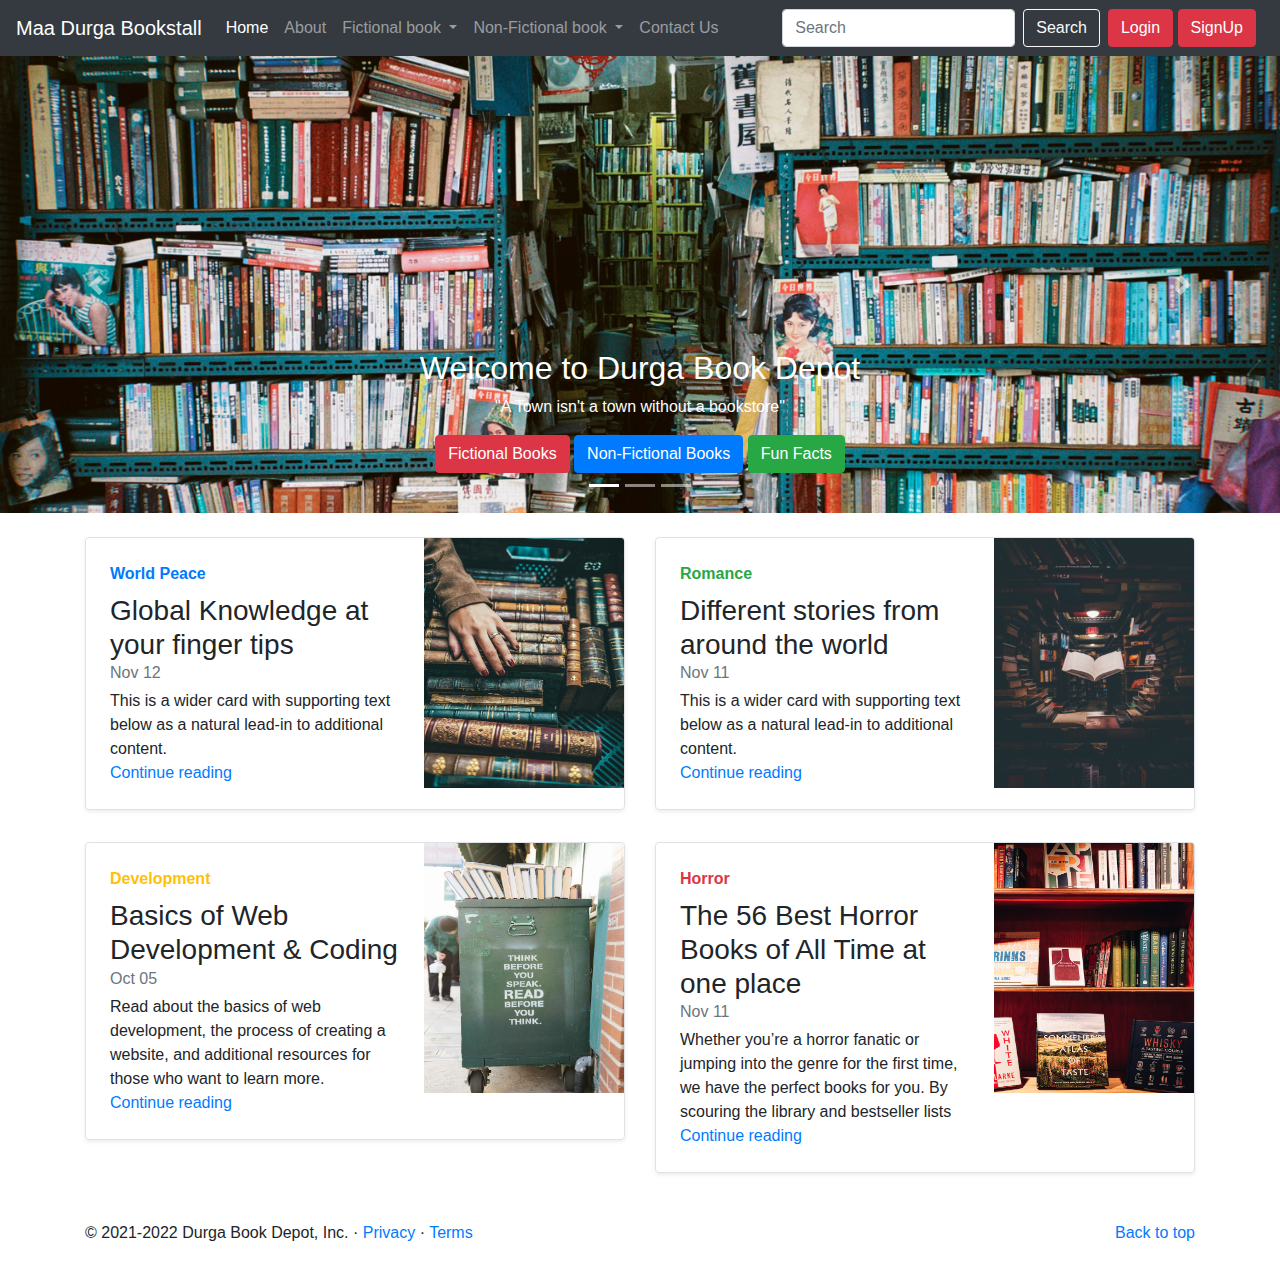
<file: index.html>
<!doctype html>
<html lang="en">

<head>
  <!-- Required meta tags -->
  <meta charset="utf-8">
  <meta name="viewport" content="width=device-width, initial-scale=1, shrink-to-fit=no">
  <meta name="description" content="Welcome to iCoder. A blog for coding enthusiasts">

  <!-- Bootstrap CSS -->
  <link rel="stylesheet" href="https://stackpath.bootstrapcdn.com/bootstrap/4.4.1/css/bootstrap.min.css"
    integrity="sha384-Vkoo8x4CGsO3+Hhxv8T/Q5PaXtkKtu6ug5TOeNV6gBiFeWPGFN9MuhOf23Q9Ifjh" crossorigin="anonymous">

  <title>Maa Durga Bookstall - Heaven for Readers</title>
</head>

<body>
  <nav class="navbar navbar-expand-lg navbar-dark bg-dark">
    <a class="navbar-brand" href="#">Maa Durga Bookstall</a>
    <button class="navbar-toggler" type="button" data-toggle="collapse" data-target="#navbarSupportedContent"
      aria-controls="navbarSupportedContent" aria-expanded="false" aria-label="Toggle navigation">
      <span class="navbar-toggler-icon"></span>
    </button>

    <div class="collapse navbar-collapse" id="navbarSupportedContent">
      <ul class="navbar-nav mr-auto">
        <li class="nav-item active">
          <a class="nav-link" href="/MaaDurgaBookstall/index.html">Home <span class="sr-only">(current)</span></a>
        </li>
        <li class="nav-item">
          <a class="nav-link" href="/MaaDurgaBookstall/about.html">About</a>
        </li>

        <li class="nav-item dropdown">
          <a class="nav-link dropdown-toggle" href="#" id="navbarDropdown" role="button" data-toggle="dropdown"
            aria-haspopup="true" aria-expanded="false">
            Fictional book
          </a>
          <div class="dropdown-menu" aria-labelledby="navbarDropdown">
            <a class="dropdown-item" href="#">Fantasy</a>
            <a class="dropdown-item" href="#">Adventure</a>
            <a class="dropdown-item" href="#">Romance</a>
            <a class="dropdown-item" href="#">Mystery</a>
            <a class="dropdown-item" href="#">Horror</a>
            <a class="dropdown-item" href="#">Thriller</a>
            <a class="dropdown-item" href="#">Science Fiction</a>
            <a class="dropdown-item" href="#">Children’s</a>
            <div class="dropdown-divider"></div>
            <a class="dropdown-item" href="#">Write for us</a>
          </div>
        </li>
        <li class="nav-item dropdown">
          <a class="nav-link dropdown-toggle" href="#" id="navbarDropdown" role="button" data-toggle="dropdown"
            aria-haspopup="true" aria-expanded="false">
            Non-Fictional book
          </a>
          <div class="dropdown-menu" aria-labelledby="navbarDropdown">
            <a class="dropdown-item" href="#">Cookbook</a>
            <a class="dropdown-item" href="#">Art</a>
            <a class="dropdown-item" href="#">Self-help</a>
            <a class="dropdown-item" href="#">Development</a>
            <a class="dropdown-item" href="#">Motivational</a>
            <a class="dropdown-item" href="#">Health</a>
            <a class="dropdown-item" href="#">History</a>
            <a class="dropdown-item" href="#">Travel</a>
            <a class="dropdown-item" href="#">Families & Relationships</a>
            <a class="dropdown-item" href="#">Humor</a>
            <div class="dropdown-divider"></div>
            <a class="dropdown-item" href="#">Write for us</a>
          </div>
        </li>
        <li class="nav-item">
          <a class="nav-link" href="/MaaDurgaBookstall/contact.html">Contact Us</a>
        </li>


      </ul>
      <form class="form-inline my-2 my-lg-0">
        <input class="form-control mr-sm-2" type="search" placeholder="Search" aria-label="Search">
        <button class="btn btn-outline-light my-2 my-sm-0" type="submit">Search</button>
      </form>
      <div class="mx-2">
        <button class="btn btn-danger" data-toggle="modal" data-target="#loginModal">Login</button>
        <button class="btn btn-danger" data-toggle="modal" data-target="#signupModal">SignUp</button>
      </div>
    </div>
  </nav>



  <!-- Login Modal -->
  <div class="modal fade" id="loginModal" tabindex="-1" role="dialog" aria-labelledby="loginModalLabel"
    aria-hidden="true">
    <div class="modal-dialog" role="document">
      <div class="modal-content">
        <div class="modal-header">
          <h5 class="modal-title" id="exampleModalLabel">Login to Durga Shop</h5>
          <button type="button" class="close" data-dismiss="modal" aria-label="Close">
            <span aria-hidden="true">&times;</span>
          </button>
        </div>
        <div class="modal-body">
          <form>
            <div class="form-group">
              <label for="exampleInputEmail1">Email address</label>
              <input type="email" class="form-control" id="exampleInputEmail1" aria-describedby="emailHelp">
              <small id="emailHelp" class="form-text text-muted">We'll never share your email with anyone else.</small>
            </div>
            <div class="form-group">
              <label for="exampleInputPassword1">Password</label>
              <input type="password" class="form-control" id="exampleInputPassword1">
            </div>
            <div class="form-group form-check">
              <input type="checkbox" class="form-check-input" id="exampleCheck1">
              <label class="form-check-label" for="exampleCheck1">Check me out</label>
            </div>
            <button type="submit" class="btn btn-primary">Login</button>
          </form>
        </div>
        <div class="modal-footer">
          <button type="button" class="btn btn-secondary" data-dismiss="modal">Close</button>
        </div>
      </div>
    </div>
  </div>


  <!-- Sign Up Modal -->
  <div class="modal fade" id="signupModal" tabindex="-1" role="dialog" aria-labelledby="signupModalLabel"
    aria-hidden="true">
    <div class="modal-dialog" role="document">
      <div class="modal-content">
        <div class="modal-header">
          <h5 class="modal-title" id="exampleModalLabel">Get an Durga Shop Account</h5>
          <button type="button" class="close" data-dismiss="modal" aria-label="Close">
            <span aria-hidden="true">&times;</span>
          </button>
        </div>
        <div class="modal-body">
          <form>
            <div class="form-group">
              <label for="exampleInputEmail1">Email address</label>
              <input type="email" class="form-control" id="exampleInputEmail1" aria-describedby="emailHelp">
              <small id="emailHelp" class="form-text text-muted">We'll never share your email with anyone else.</small>
            </div>
            <div class="form-group">
              <label for="exampleInputPassword1">Password</label>
              <input type="password" class="form-control" id="exampleInputPassword1">
            </div>
            <div class="form-group">
              <label for="cexampleInputPassword1">Confirm Password</label>
              <input type="password" class="form-control" id="cexampleInputPassword1">
            </div>

            <button type="submit" class="btn btn-primary">Creat Account</button>
          </form>
        </div>
        <div class="modal-footer">
          <button type="button" class="btn btn-secondary" data-dismiss="modal">Close</button>
        </div>
      </div>
    </div>
  </div>

  <div id="carouselExampleCaptions" class="carousel slide carousel-fade" data-ride="carousel">
    <ol class="carousel-indicators">
      <li data-target="#carouselExampleCaptions" data-slide-to="0" class="active"></li>
      <li data-target="#carouselExampleCaptions" data-slide-to="1"></li>
      <li data-target="#carouselExampleCaptions" data-slide-to="2"></li>
    </ol>
    <div class="carousel-inner">
      <div class="carousel-item active">
        <img src="img/11.jpg" class="d-block w-100" alt="...">
        <div class="carousel-caption d-none d-md-block">
          <h2>Welcome to Durga Book Depot</h2>
          <p>"A Town isn't a town without a bookstore"</p>
          <button class="btn btn-danger">Fictional Books</button>
          <button class="btn btn-primary">Non-Fictional Books</button>
          <button class="btn btn-success">Fun Facts</button>
        </div>
      </div>
      <div class="carousel-item">
        <img src="img/22.jpg" class="d-block w-100" alt="...">
        <div class="carousel-caption d-none d-md-block">
          <h2>The Best Books to Increase Intelligence</h2>
          <p>“Bookshops are places of endless entertainment and renewal - what’s not to love?”</p>
          <button class="btn btn-danger">Fictional Books</button>
          <button class="btn btn-primary">Non-Fictional Books</button>
          <button class="btn btn-success">Fun Facts</button>
        </div>
      </div>
      <div class="carousel-item">
        <img src="img/33.jpg" class="d-block w-100" alt="...">
        <div class="carousel-caption d-none d-md-block">
          <h2>Best Fantasy mystery series books</h2>
          <p>“A trip to the bookshop is the ultimate exercise in empathy. Within it you will find endless opportunities
            to see and understand the world from someone else’s point of view.”</p>
          <button class="btn btn-danger">Fictional Books</button>
          <button class="btn btn-primary">Non-Fictional Books</button>
          <button class="btn btn-success">Fun Facts</button>
        </div>
      </div>
    </div>
    <a class="carousel-control-prev" href="#carouselExampleCaptions" role="button" data-slide="prev">
      <span class="carousel-control-prev-icon" aria-hidden="true"></span>
      <span class="sr-only">Previous</span>
    </a>
    <a class="carousel-control-next" href="#carouselExampleCaptions" role="button" data-slide="next">
      <span class="carousel-control-next-icon" aria-hidden="true"></span>
      <span class="sr-only">Next</span>
    </a>
  </div>

  <div class="container my-4">
    <div class="row mb-2">
      <div class="col-md-6">
        <div
          class="row no-gutters border rounded overflow-hidden flex-md-row mb-4 shadow-sm h-md-250 position-relative">
          <div class="col p-4 d-flex flex-column position-static">
            <strong class="d-inline-block mb-2 text-primary">World Peace</strong>
            <h3 class="mb-0">Global Knowledge at your finger tips</h3>
            <div class="mb-1 text-muted">Nov 12</div>
            <p class="card-text mb-auto">This is a wider card with supporting text below as a natural lead-in to
              additional content.</p>
            <a href="#" class="stretched-link">Continue reading</a>
          </div>
          <div class="col-auto d-none d-lg-block">
            <img class="bd-placeholder-img" width="200" height="250" src="img/thumb1.jpg" alt="">
          </div>
        </div>
      </div>
      <div class="col-md-6">
        <div
          class="row no-gutters border rounded overflow-hidden flex-md-row mb-4 shadow-sm h-md-250 position-relative">
          <div class="col p-4 d-flex flex-column position-static">
            <strong class="d-inline-block mb-2 text-success">Romance</strong>
            <h3 class="mb-0">Different stories from around the world</h3>
            <div class="mb-1 text-muted">Nov 11</div>
            <p class="mb-auto">This is a wider card with supporting text below as a natural lead-in to additional
              content.</p>
            <a href="#" class="stretched-link">Continue reading</a>
          </div>
          <div class="col-auto d-none d-lg-block">
            <img class="bd-placeholder-img" width="200" height="250" src="img/thumb2.jpg" alt="">

          </div>
        </div>
      </div>
    </div>
    <div class="row mb-2">
      <div class="col-md-6">
        <div
          class="row no-gutters border rounded overflow-hidden flex-md-row mb-4 shadow-sm h-md-250 position-relative">
          <div class="col p-4 d-flex flex-column position-static">
            <strong class="d-inline-block mb-2 text-warning">Development</strong>
            <h3 class="mb-0">Basics of Web Development & Coding</h3>
            <div class="mb-1 text-muted">Oct 05</div>
            <p class="card-text mb-auto">Read about the basics of web development, the process of creating a website,
              and additional resources for those who want to learn more.</p>
            <a href="#" class="stretched-link">Continue reading</a>
          </div>
          <div class="col-auto d-none d-lg-block">
            <img class="bd-placeholder-img" width="200" height="250" src="img/thumb3.jpg" alt="">
          </div>
        </div>
      </div>
      <div class="col-md-6">
        <div
          class="row no-gutters border rounded overflow-hidden flex-md-row mb-4 shadow-sm h-md-250 position-relative">
          <div class="col p-4 d-flex flex-column position-static">
            <strong class="d-inline-block mb-2 text-danger">Horror</strong>
            <h3 class="mb-0">The 56 Best Horror Books of All Time at one place</h3>
            <div class="mb-1 text-muted">Nov 11</div>
            <p class="mb-auto">Whether you’re a horror fanatic or jumping into the genre for the first time, we have the
              perfect books for you. By scouring the library and bestseller lists</p>
            <a href="#" class="stretched-link">Continue reading</a>
          </div>
          <div class="col-auto d-none d-lg-block">
            <img class="bd-placeholder-img" width="200" height="250" src="img/thumb4.jpg" alt="">

          </div>
        </div>
      </div>
    </div>
  </div>
  <footer class="container">
    <p class="float-right"><a href="#">Back to top</a></p>
    <p>© 2021-2022 Durga Book Depot, Inc. · <a href="#">Privacy</a> · <a href="#">Terms</a></p>
  </footer>
  <!-- Optional JavaScript -->
  <!-- jQuery first, then Popper.js, then Bootstrap JS -->
  <script src="https://code.jquery.com/jquery-3.4.1.slim.min.js"
    integrity="sha384-J6qa4849blE2+poT4WnyKhv5vZF5SrPo0iEjwBvKU7imGFAV0wwj1yYfoRSJoZ+n"
    crossorigin="anonymous"></script>
  <script src="https://cdn.jsdelivr.net/npm/popper.js@1.16.0/dist/umd/popper.min.js"
    integrity="sha384-Q6E9RHvbIyZFJoft+2mJbHaEWldlvI9IOYy5n3zV9zzTtmI3UksdQRVvoxMfooAo"
    crossorigin="anonymous"></script>
  <script src="https://stackpath.bootstrapcdn.com/bootstrap/4.4.1/js/bootstrap.min.js"
    integrity="sha384-wfSDF2E50Y2D1uUdj0O3uMBJnjuUD4Ih7YwaYd1iqfktj0Uod8GCExl3Og8ifwB6"
    crossorigin="anonymous"></script>
</body>

</html>
</file>
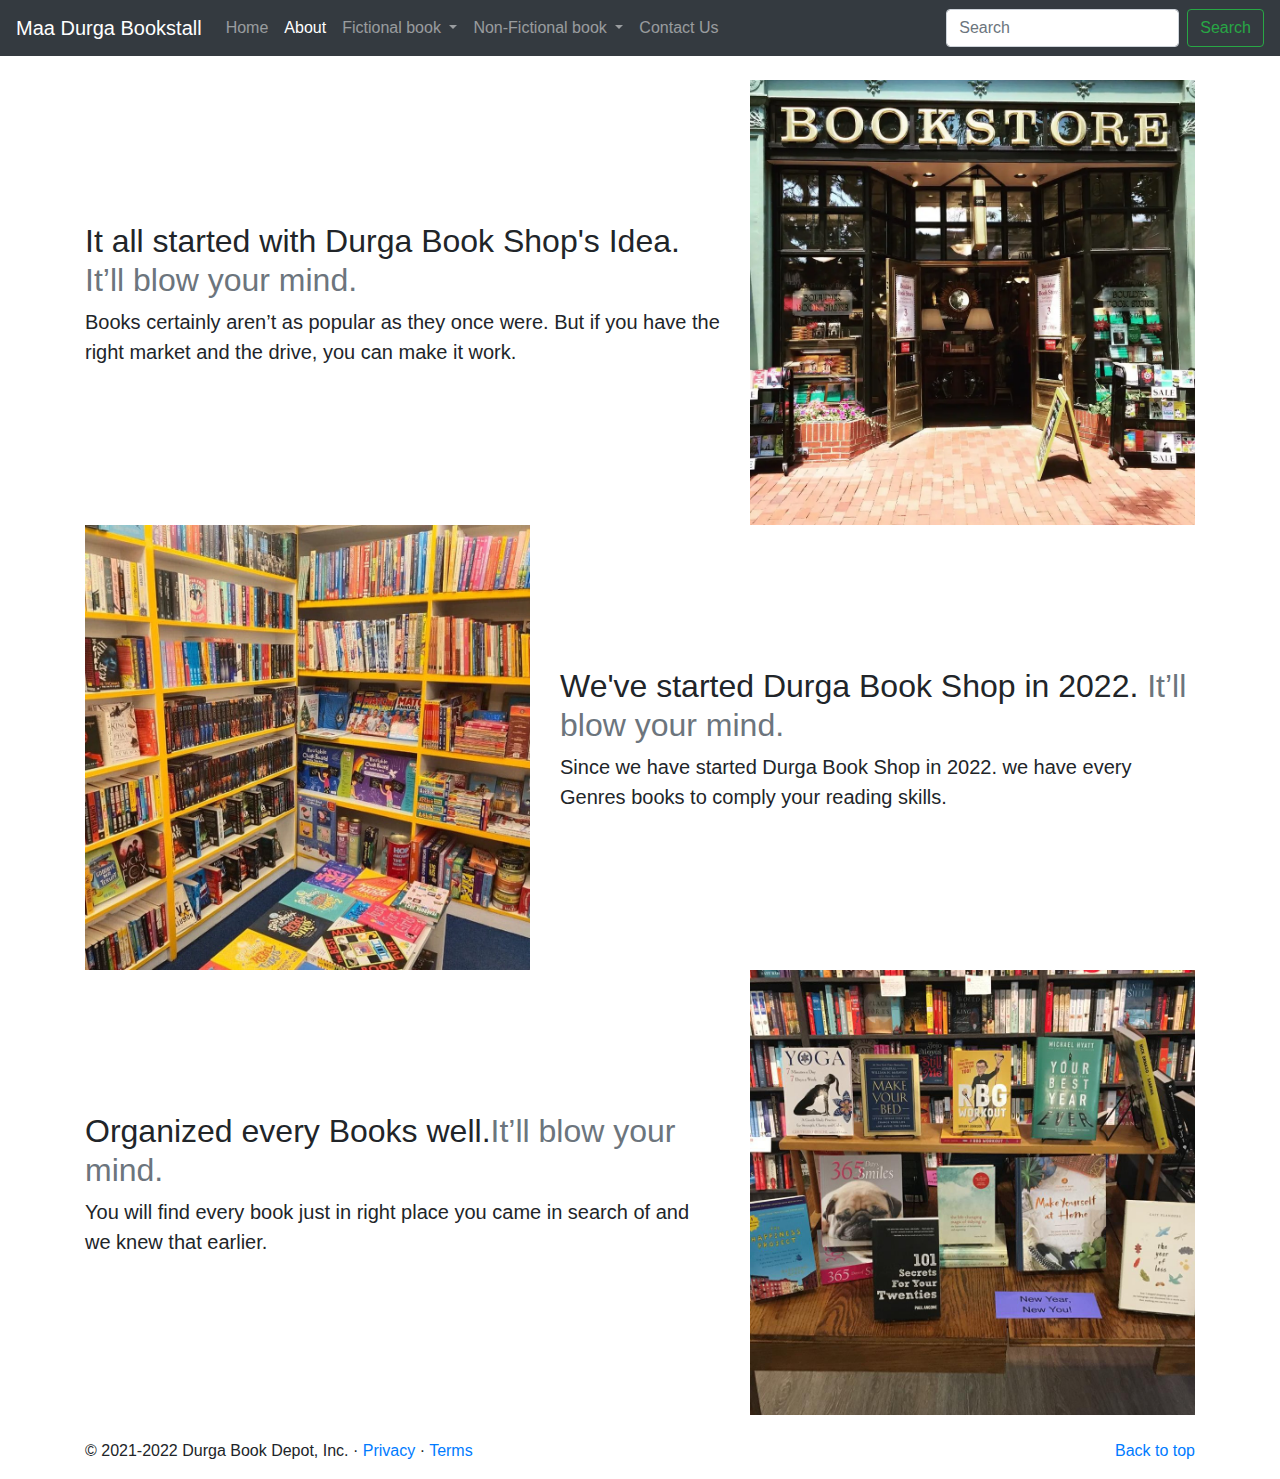
<file: about.html>
<!doctype html>
<html lang="en">

<head>
    <!-- Required meta tags -->
    <meta charset="utf-8">
    <meta name="viewport" content="width=device-width, initial-scale=1, shrink-to-fit=no">

    <!-- Bootstrap CSS -->
    <link rel="stylesheet" href="https://stackpath.bootstrapcdn.com/bootstrap/4.4.1/css/bootstrap.min.css"
        integrity="sha384-Vkoo8x4CGsO3+Hhxv8T/Q5PaXtkKtu6ug5TOeNV6gBiFeWPGFN9MuhOf23Q9Ifjh" crossorigin="anonymous">

    <title>Maa Durga Bookstall - Heaven for Readers</title>
</head>

<body>
    <nav class="navbar navbar-expand-lg navbar-dark bg-dark">
        <a class="navbar-brand" href="#">Maa Durga Bookstall</a>
        <button class="navbar-toggler" type="button" data-toggle="collapse" data-target="#navbarSupportedContent"
            aria-controls="navbarSupportedContent" aria-expanded="false" aria-label="Toggle navigation">
            <span class="navbar-toggler-icon"></span>
        </button>

        <div class="collapse navbar-collapse" id="navbarSupportedContent">
            <ul class="navbar-nav mr-auto">
                <li class="nav-item">
                    <a class="nav-link" href="/MaaDurgaBookstall/index.html">Home <span
                            class="sr-only">(current)</span></a>
                </li>
                <li class="nav-item active">
                    <a class="nav-link" href="/MaaDurgaBookstall/about.html">About</a>
                </li>

                <li class="nav-item dropdown">
                    <a class="nav-link dropdown-toggle" href="#" id="navbarDropdown" role="button"
                        data-toggle="dropdown" aria-haspopup="true" aria-expanded="false">
                        Fictional book
                    </a>
                    <div class="dropdown-menu" aria-labelledby="navbarDropdown">
                        <a class="dropdown-item" href="#">Fantasy</a>
                        <a class="dropdown-item" href="#">Adventure</a>
                        <a class="dropdown-item" href="#">Romance</a>
                        <a class="dropdown-item" href="#">Mystery</a>
                        <a class="dropdown-item" href="#">Horror</a>
                        <a class="dropdown-item" href="#">Thriller</a>
                        <a class="dropdown-item" href="#">Science Fiction</a>
                        <a class="dropdown-item" href="#">Children’s</a>
                        <div class="dropdown-divider"></div>
                        <a class="dropdown-item" href="#">Write for us</a>
                    </div>
                </li>
                <li class="nav-item dropdown">
                    <a class="nav-link dropdown-toggle" href="#" id="navbarDropdown" role="button"
                        data-toggle="dropdown" aria-haspopup="true" aria-expanded="false">
                        Non-Fictional book
                    </a>
                    <div class="dropdown-menu" aria-labelledby="navbarDropdown">
                        <a class="dropdown-item" href="#">Cookbook</a>
                        <a class="dropdown-item" href="#">Art</a>
                        <a class="dropdown-item" href="#">Self-help</a>
                        <a class="dropdown-item" href="#">Development</a>
                        <a class="dropdown-item" href="#">Motivational</a>
                        <a class="dropdown-item" href="#">Health</a>
                        <a class="dropdown-item" href="#">History</a>
                        <a class="dropdown-item" href="#">Travel</a>
                        <a class="dropdown-item" href="#">Families & Relationships</a>
                        <a class="dropdown-item" href="#">Humor</a>
                        <div class="dropdown-divider"></div>
                        <a class="dropdown-item" href="#">Write for us</a>
                    </div>
                </li>
                <li class="nav-item">
                    <a class="nav-link" href="/MaaDurgaBookstall/contact.html">Contact Us</a>
                </li>


            </ul>
            <form class="form-inline my-2 my-lg-0">
                <input class="form-control mr-sm-2" type="search" placeholder="Search" aria-label="Search">
                <button class="btn btn-outline-success my-2 my-sm-0" type="submit">Search</button>
            </form>
        </div>
    </nav>

    <div class="container my-4">
        <div class="row featurette d-flex justify-content-center align-items-center">
            <div class="col-md-7">
                <h2 class="featurette-heading">It all started with Durga Book Shop's Idea. <span
                        class="text-muted">It’ll blow
                        your
                        mind.</span></h2>
                <p class="lead">Books certainly aren’t as popular as they once were. But if you have the right market
                    and the drive, you can make it work.</p>
            </div>
            <div class="col-md-5">
                <img class="img-fluid" src="img/about-1.webp" alt="">

            </div>
        </div>
        <div class="row featurette d-flex justify-content-center align-items-center">
            <div class="col-md-7 order-md-2">
                <h2 class="featurette-heading">We've started Durga Book Shop in 2022. <span class="text-muted">It’ll
                        blow your
                        mind.</span></h2>
                <p class="lead">Since we have started Durga Book Shop in 2022. we have every Genres books to comply your
                    reading skills.</p>
            </div>
            <div class="col-md-5 order-md-1">
                <img class="img-fluid" src="img/about-2.jpg" alt="">

            </div>
        </div>
        <div class="row featurette d-flex justify-content-center align-items-center">
            <div class="col-md-7">
                <h2 class="featurette-heading">Organized every Books well.<span class="text-muted">It’ll blow your
                        mind.</span></h2>
                <p class="lead">You will find every book just in right place you came in search of and we knew that
                    earlier.</p>
            </div>
            <div class="col-md-5">
                <img class="img-fluid" src="img/about-3.jpg" alt="">

            </div>
        </div>
    </div>

    <footer class="container">
        <p class="float-right"><a href="#">Back to top</a></p>
        <p>© 2021-2022 Durga Book Depot, Inc. · <a href="#">Privacy</a> · <a href="#">Terms</a></p>
    </footer>
    <!-- Optional JavaScript -->
    <!-- jQuery first, then Popper.js, then Bootstrap JS -->
    <script src="https://code.jquery.com/jquery-3.4.1.slim.min.js"
        integrity="sha384-J6qa4849blE2+poT4WnyKhv5vZF5SrPo0iEjwBvKU7imGFAV0wwj1yYfoRSJoZ+n"
        crossorigin="anonymous"></script>
    <script src="https://cdn.jsdelivr.net/npm/popper.js@1.16.0/dist/umd/popper.min.js"
        integrity="sha384-Q6E9RHvbIyZFJoft+2mJbHaEWldlvI9IOYy5n3zV9zzTtmI3UksdQRVvoxMfooAo"
        crossorigin="anonymous"></script>
    <script src="https://stackpath.bootstrapcdn.com/bootstrap/4.4.1/js/bootstrap.min.js"
        integrity="sha384-wfSDF2E50Y2D1uUdj0O3uMBJnjuUD4Ih7YwaYd1iqfktj0Uod8GCExl3Og8ifwB6"
        crossorigin="anonymous"></script>
</body>

</html>
</file>
